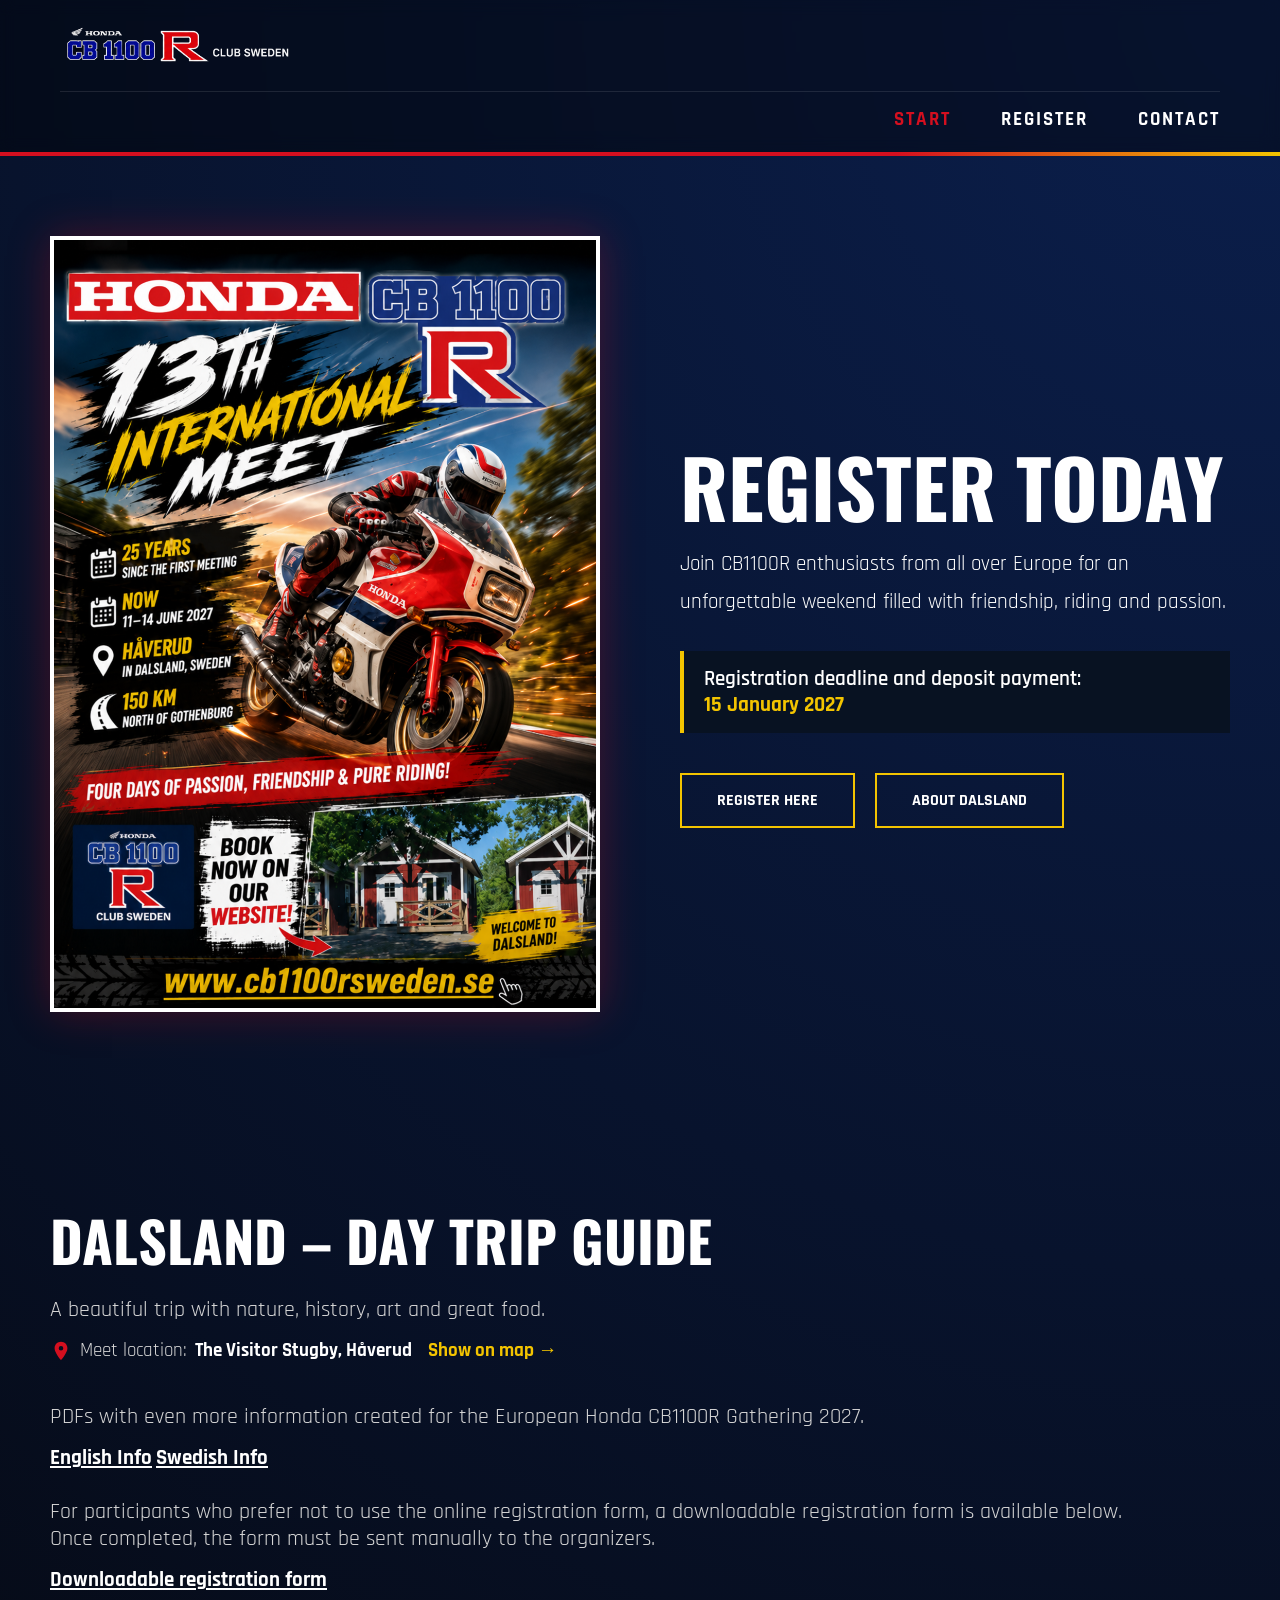
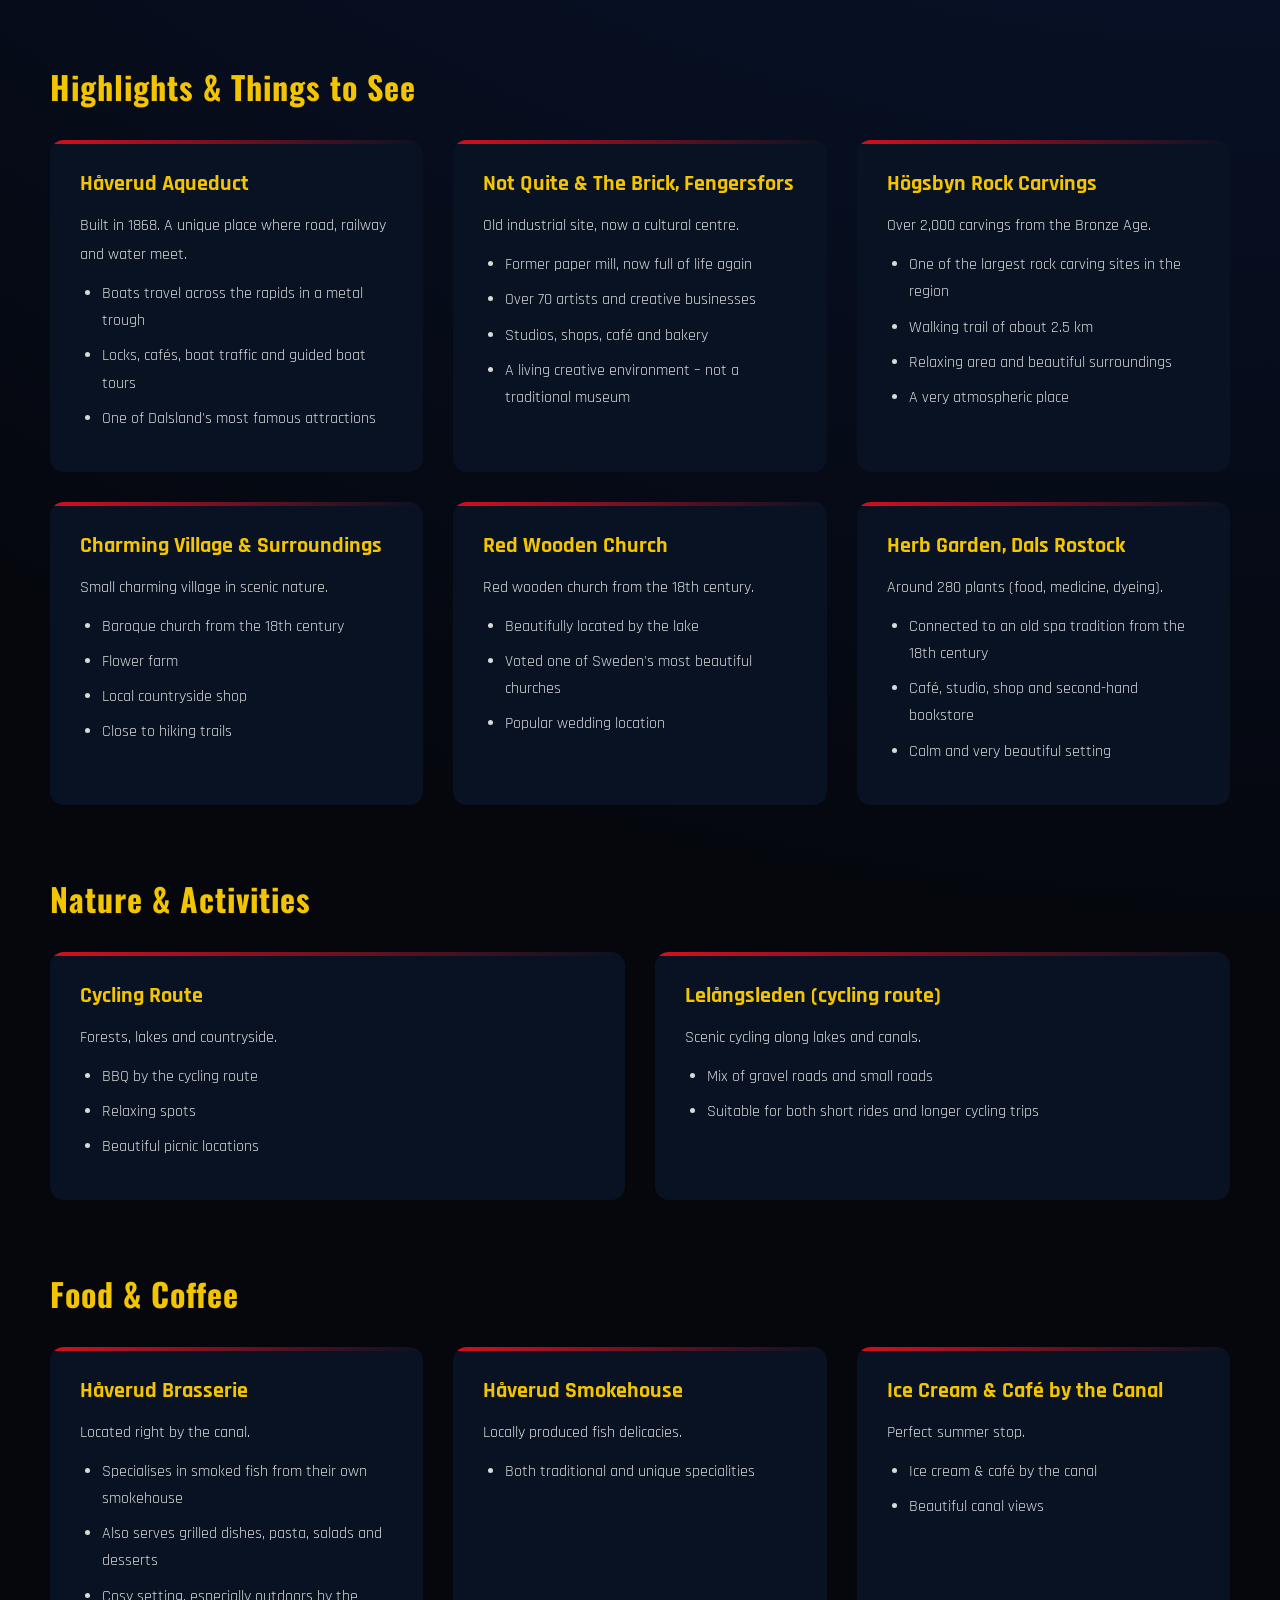
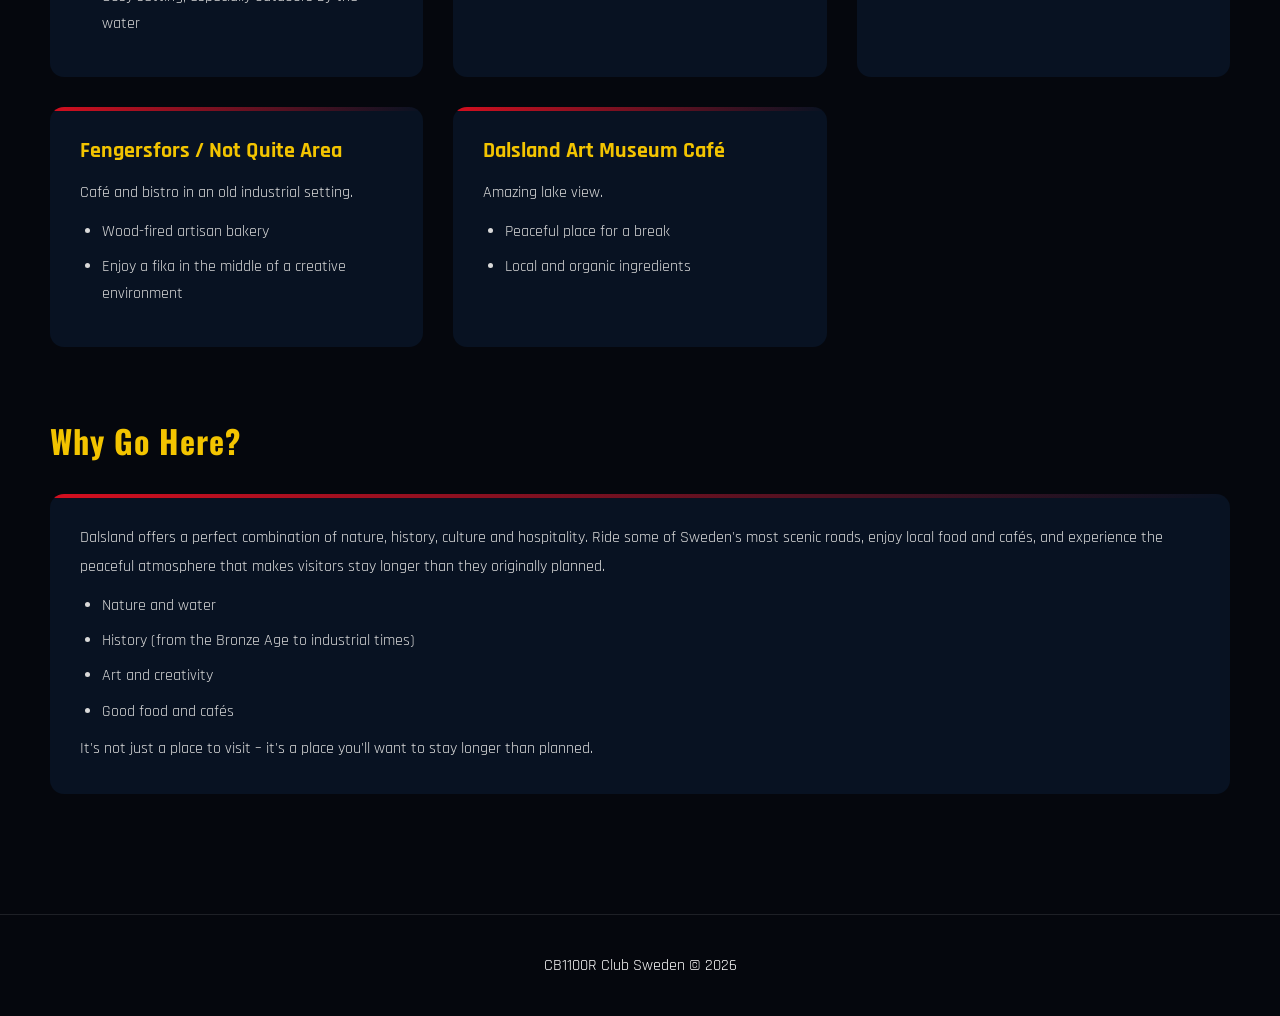
<file: index.html>
<!DOCTYPE html>
<html lang="en">
<head>
<meta charset="UTF-8">
<meta name="viewport" content="width=device-width, initial-scale=1.0">
<title>CB1100R Club Sweden</title>

<link rel="stylesheet" href="style.css">

<link href="https://fonts.googleapis.com/css2?family=Oswald:wght@300;400;600;700&family=Rajdhani:wght@400;500;600;700&display=swap" rel="stylesheet">
</head>

<body>

<header>

    <div class="logo">
        <a href="index.html"><img src="backgroundless-loggo.png" alt="CB1100R Club Sweden"></a>
    </div>

    <nav>
        <a class="active" href="index.html">START</a>
        <a href="register.html">REGISTER</a>
        <a href="contact.html">CONTACT</a>
    </nav>

</header>

<div class="header-line"></div>

<section class="hero">

    <div class="poster">

        <img src="internationalmeet2027.png"
             alt="International Meet 2027">

    </div>

    <div class="hero-content">

        <!--<span class="tag">CB1100R CLUB EUROPE</span>-->

        <h1>REGISTER TODAY</h1>

        <p>

            Join CB1100R enthusiasts from all over Europe
            for an unforgettable weekend filled with
            friendship, riding and passion.

        </p>

        <div class="deadline">
            Registration deadline and deposit payment: <strong>15 January 2027</strong>
        </div>

        <div class="btn-group">

            <a href="register.html" class="btn">
                REGISTER HERE
            </a>

            <a href="#dalsland" class="btn">
                ABOUT DALSLAND
            </a>

        </div>

    </div>

</section>

<section id="dalsland" class="info-section">

<h2>DALSLAND – DAY TRIP GUIDE</h2>

<p class="intro">A beautiful trip with nature, history, art and great food.</p>

<p class="location">
    <svg viewBox="0 0 24 24" aria-hidden="true"><path d="M12 2C8.1 2 5 5.1 5 9c0 5.2 7 13 7 13s7-7.8 7-13c0-3.9-3.1-7-7-7zm0 9.5a2.5 2.5 0 1 1 0-5 2.5 2.5 0 0 1 0 5z"/></svg>
    Meet location: <strong>The Visitor Stugby, Håverud</strong>
    <a href="https://maps.app.goo.gl/uVZUt12e9dFa43rK9" target="_blank" rel="noopener">Show on map →</a>
</p>

<p class="intro">
    PDFs with even more information created for the
    European Honda CB1100R Gathering 2027.
</p>

<p class="pdf-links">
    <a href="svensk-info-international-meet-2027.pdf" target="_blank" rel="noopener" style="color:white; font-weight:bold; font-size:1.3rem;">English Info</a>
    <a href="english-info-international-meet-2027.pdf" target="_blank" rel="noopener" style="color:white; font-weight:bold; font-size:1.3rem;">Swedish Info</a>
</p>
    
<p class="intro">
    <br> 
    For participants who prefer not to use the online registration form, a downloadable registration form is available below. 
    <br> 
    Once completed, the form must be sent manually to the organizers.
</p>
    
<p class="pdf-links">
    <a href="registration-form-20261111.pdf" target="_blank" rel="noopener" style="color:white; font-weight:bold; font-size:1.3rem;">Downloadable registration form</a>
</p>

<h3>Highlights &amp; Things to See</h3>

<div class="info-grid">

<div class="info-card">
    <h4>Håverud Aqueduct</h4>
    <p>Built in 1868. A unique place where road, railway and water meet.</p>
    <ul>
        <li>Boats travel across the rapids in a metal trough</li>
        <li>Locks, cafés, boat traffic and guided boat tours</li>
        <li>One of Dalsland's most famous attractions</li>
    </ul>
</div>

<div class="info-card">
    <h4>Not Quite &amp; The Brick, Fengersfors</h4>
    <p>Old industrial site, now a cultural centre.</p>
    <ul>
        <li>Former paper mill, now full of life again</li>
        <li>Over 70 artists and creative businesses</li>
        <li>Studios, shops, café and bakery</li>
        <li>A living creative environment – not a traditional museum</li>
    </ul>
</div>

<div class="info-card">
    <h4>Högsbyn Rock Carvings</h4>
    <p>Over 2,000 carvings from the Bronze Age.</p>
    <ul>
        <li>One of the largest rock carving sites in the region</li>
        <li>Walking trail of about 2.5 km</li>
        <li>Relaxing area and beautiful surroundings</li>
        <li>A very atmospheric place</li>
    </ul>
</div>

<div class="info-card">
    <h4>Charming Village &amp; Surroundings</h4>
    <p>Small charming village in scenic nature.</p>
    <ul>
        <li>Baroque church from the 18th century</li>
        <li>Flower farm</li>
        <li>Local countryside shop</li>
        <li>Close to hiking trails</li>
    </ul>
</div>

<div class="info-card">
    <h4>Red Wooden Church</h4>
    <p>Red wooden church from the 18th century.</p>
    <ul>
        <li>Beautifully located by the lake</li>
        <li>Voted one of Sweden's most beautiful churches</li>
        <li>Popular wedding location</li>
    </ul>
</div>

<div class="info-card">
    <h4>Herb Garden, Dals Rostock</h4>
    <p>Around 280 plants (food, medicine, dyeing).</p>
    <ul>
        <li>Connected to an old spa tradition from the 18th century</li>
        <li>Café, studio, shop and second-hand bookstore</li>
        <li>Calm and very beautiful setting</li>
    </ul>
</div>

</div>

<h3>Nature &amp; Activities</h3>

<div class="info-grid">

<div class="info-card">
    <h4>Cycling Route</h4>
    <p>Forests, lakes and countryside.</p>
    <ul>
        <li>BBQ by the cycling route</li>
        <li>Relaxing spots</li>
        <li>Beautiful picnic locations</li>
    </ul>
</div>

<div class="info-card">
    <h4>Lelångsleden (cycling route)</h4>
    <p>Scenic cycling along lakes and canals.</p>
    <ul>
        <li>Mix of gravel roads and small roads</li>
        <li>Suitable for both short rides and longer cycling trips</li>
    </ul>
</div>

</div>

<h3>Food &amp; Coffee</h3>

<div class="info-grid">

<div class="info-card">
    <h4>Håverud Brasserie</h4>
    <p>Located right by the canal.</p>
    <ul>
        <li>Specialises in smoked fish from their own smokehouse</li>
        <li>Also serves grilled dishes, pasta, salads and desserts</li>
        <li>Cosy setting, especially outdoors by the water</li>
    </ul>
</div>

<div class="info-card">
    <h4>Håverud Smokehouse</h4>
    <p>Locally produced fish delicacies.</p>
    <ul>
        <li>Both traditional and unique specialities</li>
    </ul>
</div>

<div class="info-card">
    <h4>Ice Cream &amp; Café by the Canal</h4>
    <p>Perfect summer stop.</p>
    <ul>
        <li>Ice cream &amp; café by the canal</li>
        <li>Beautiful canal views</li>
    </ul>
</div>

<div class="info-card">
    <h4>Fengersfors / Not Quite Area</h4>
    <p>Café and bistro in an old industrial setting.</p>
    <ul>
        <li>Wood-fired artisan bakery</li>
        <li>Enjoy a fika in the middle of a creative environment</li>
    </ul>
</div>

<div class="info-card">
    <h4>Dalsland Art Museum Café</h4>
    <p>Amazing lake view.</p>
    <ul>
        <li>Peaceful place for a break</li>
        <li>Local and organic ingredients</li>
    </ul>
</div>

</div>

<h3>Why Go Here?</h3>

<div class="info-card">
    <p>
        Dalsland offers a perfect combination of nature, history, culture and hospitality.
        Ride some of Sweden's most scenic roads, enjoy local food and cafés, and experience
        the peaceful atmosphere that makes visitors stay longer than they originally planned.
    </p>
    <ul>
        <li>Nature and water</li>
        <li>History (from the Bronze Age to industrial times)</li>
        <li>Art and creativity</li>
        <li>Good food and cafés</li>
    </ul>
    <p>It's not just a place to visit – it's a place you'll want to stay longer than planned.</p>
</div>

</section>
<!--
<section class="welcome">

    <h2>CB1100R CLUB SWEDEN</h2>

    <p>

        A community dedicated to preserving and riding
        one of Honda's most iconic motorcycles.

        We share adventures, technical knowledge,
        road trips and friendships all over Europe.

    </p>

</section>
-->
<footer>

    <p>CB1100R Club Sweden © <span class="year">2027</span></p>

</footer>

<script src="script.js"></script>

</body>
</html>
</file>
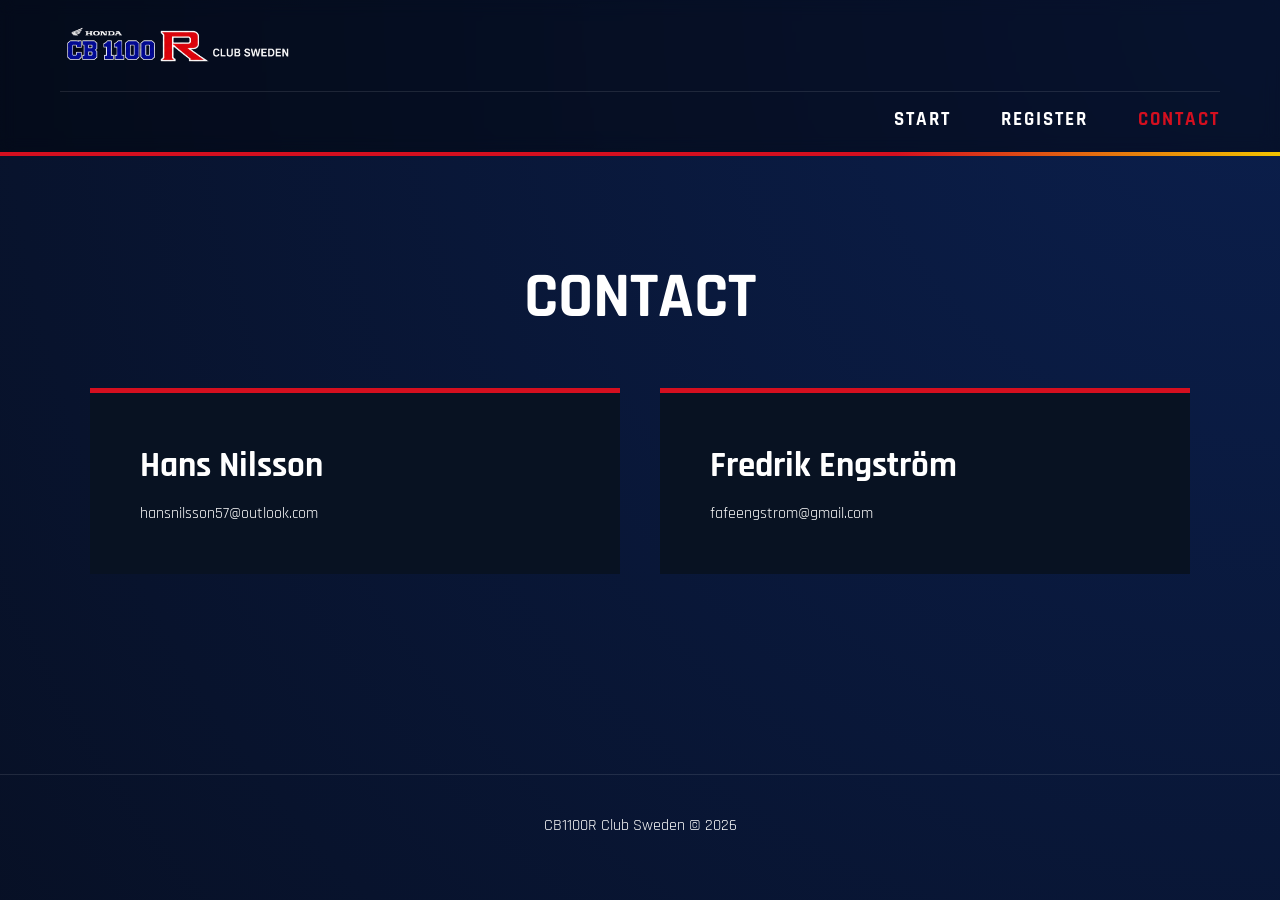
<file: contact.html>
<!DOCTYPE html>
<html lang="en">
<head>
<meta charset="UTF-8">
<meta name="viewport" content="width=device-width, initial-scale=1.0">
<title>Contact</title>
<link rel="stylesheet" href="style.css">

<link href="https://fonts.googleapis.com/css2?family=Oswald:wght@300;400;600;700&family=Rajdhani:wght@400;500;600;700&display=swap" rel="stylesheet">
</head>

<body>

<header>

<div class="logo">
<a href="index.html"><img src="backgroundless-loggo.png" alt="CB1100R Club Sweden"></a>
</div>

<nav>
<a href="index.html">START</a>
<a href="register.html">REGISTER</a>
<a class="active" href="contact.html">CONTACT</a>
</nav>

</header>

<div class="header-line"></div>

<section class="contact">

<h1>CONTACT</h1>

<div class="contact-grid">

<div class="contact-card">

<p>Hans Nilsson</p>

<a href="mailto:hansnilsson57@outlook.com">
hansnilsson57@outlook.com
</a>

</div>

<div class="contact-card">

<p>Fredrik Engström</p>

<a href="mailto:fafeengstrom@gmail.com">
fafeengstrom@gmail.com
</a>

</div>

</div>

</section>

<footer>

<p>CB1100R Club Sweden © <span class="year">2027</span></p>

</footer>

<script src="script.js"></script>

</body>
</html>
</file>
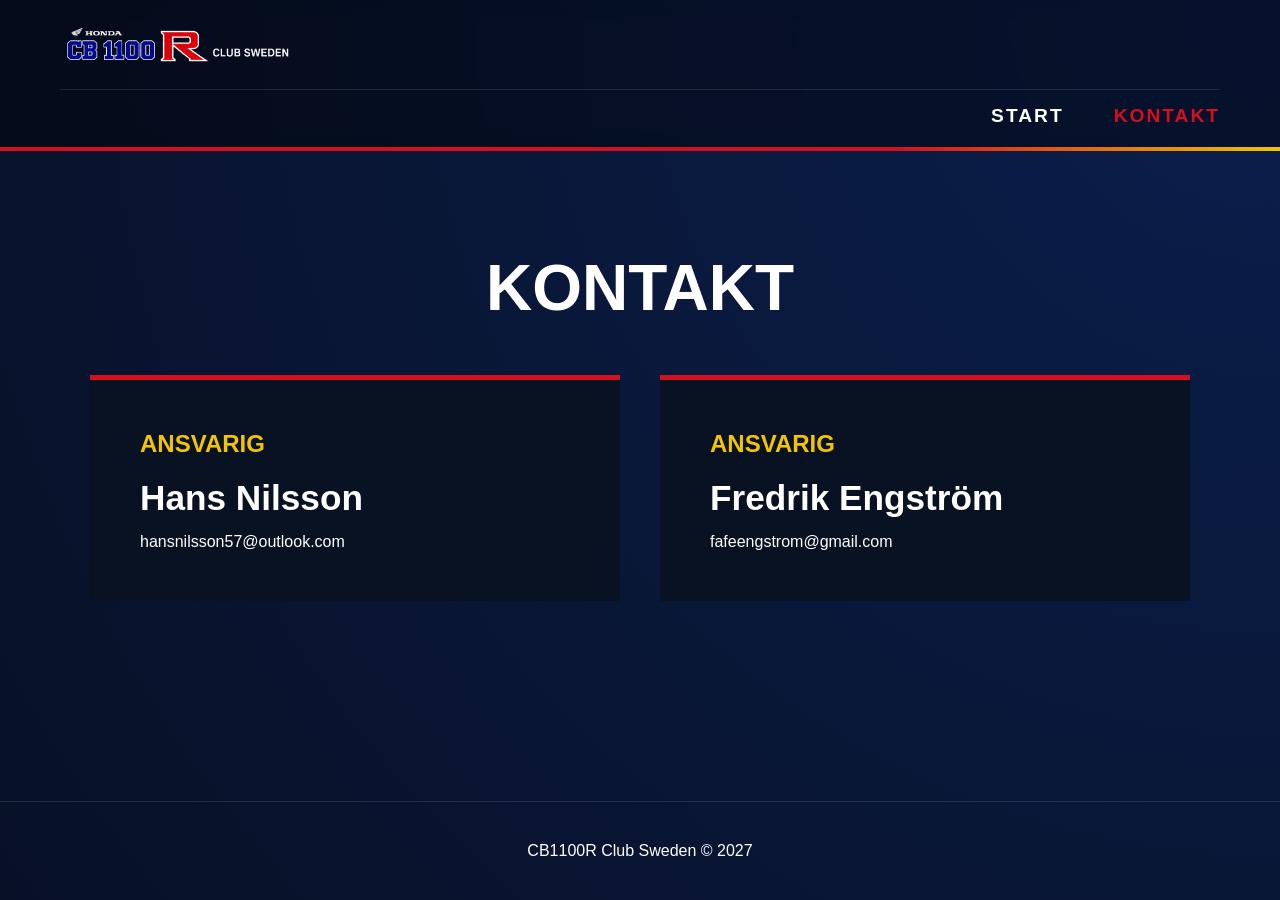
<file: kontakt.html>
<!DOCTYPE html>
<html lang="en">
<head>
<meta charset="UTF-8">
<meta name="viewport" content="width=device-width, initial-scale=1.0">
<title>Kontakt</title>
<link rel="stylesheet" href="style.css">
</head>

<body>

<header>

<div class="logo">
<img src="backgroundless-loggo.png">
</div>

<nav>
<a href="index.html">START</a>
<a class="active" href="kontakt.html">KONTAKT</a>
</nav>

</header>

<div class="header-line"></div>

<section class="contact">

<h1>KONTAKT</h1>

<div class="contact-grid">

<div class="contact-card">

<h2>ANSVARIG</h2>

<p>Hans Nilsson</p>

<a href="mailto:hansnilsson57@outlook.com">
hansnilsson57@outlook.com
</a>

</div>

<div class="contact-card">

<h2>ANSVARIG</h2>

<p>Fredrik Engström</p>

<a href="mailto:fafeengstrom@gmail.com">
fafeengstrom@gmail.com
</a>

</div>

</div>

</section>

<footer>
CB1100R Club Sweden © 2027
</footer>

</body>
</html>
</file>
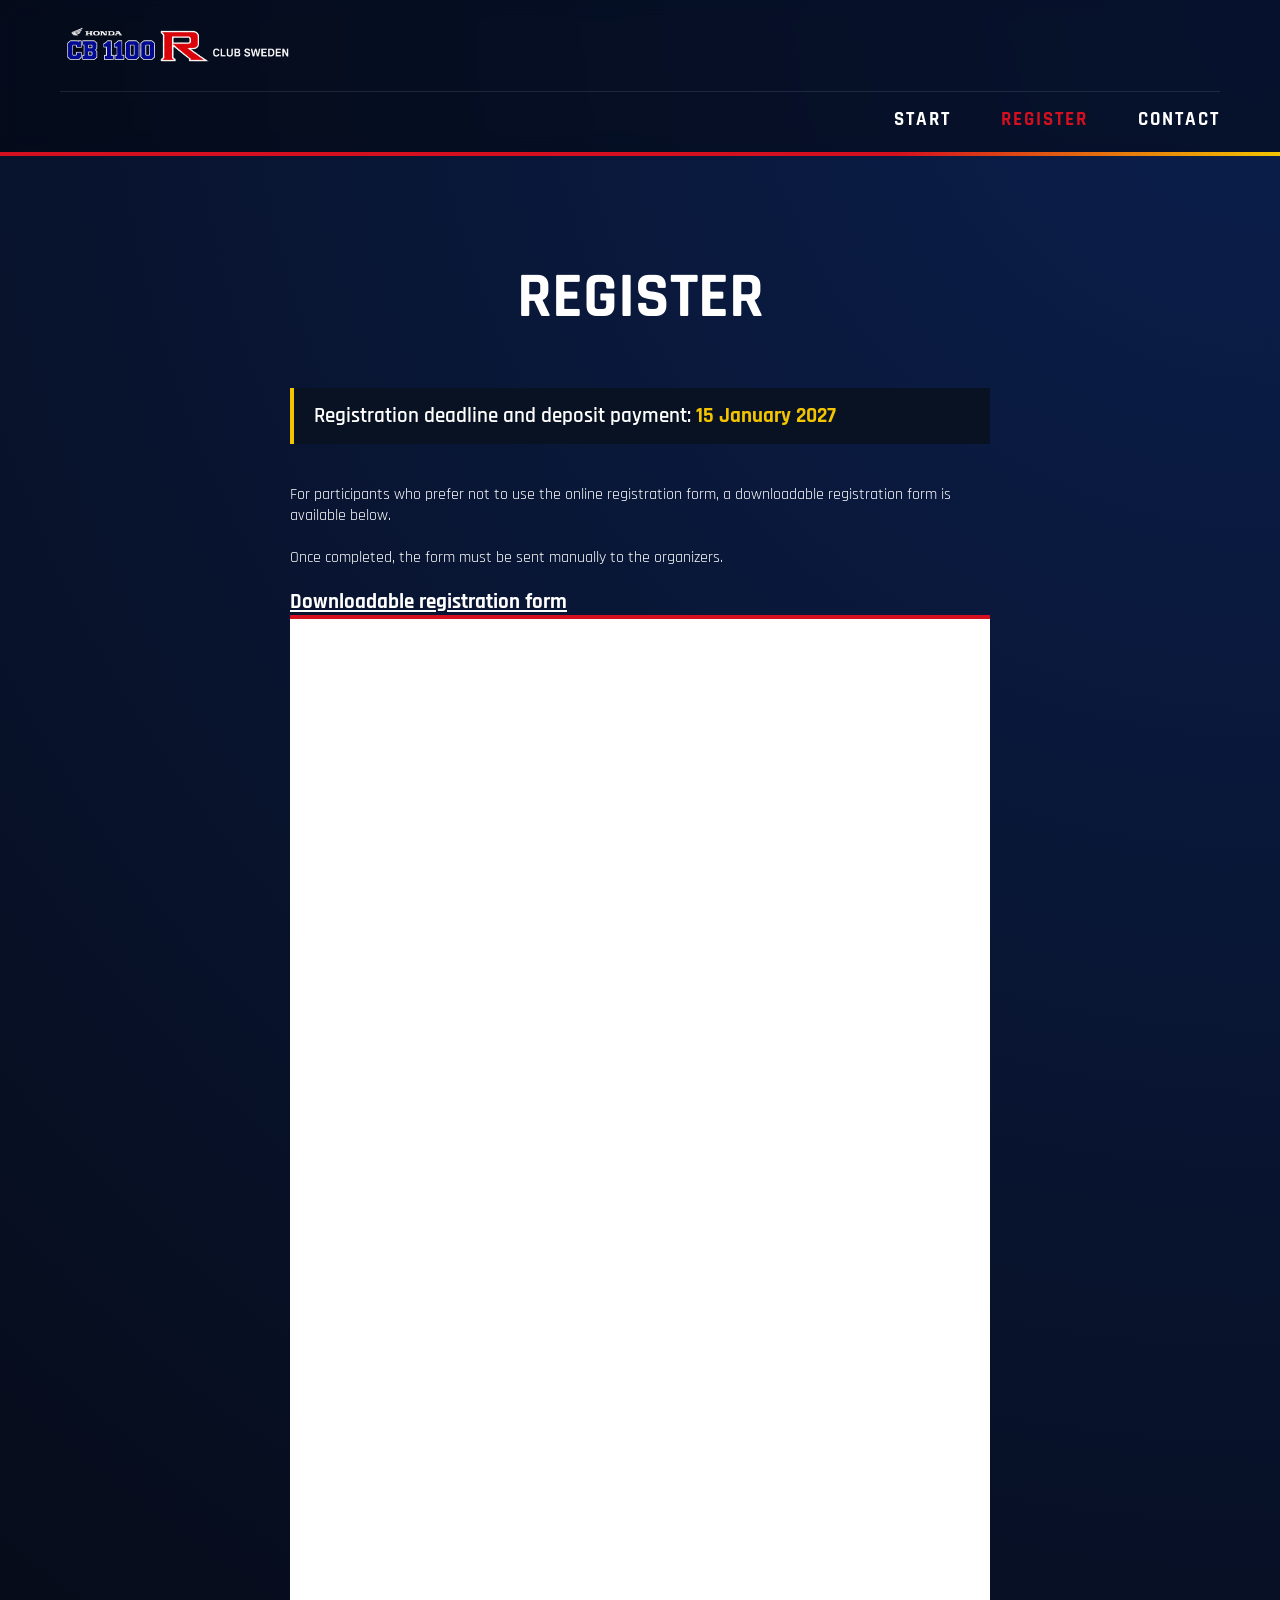
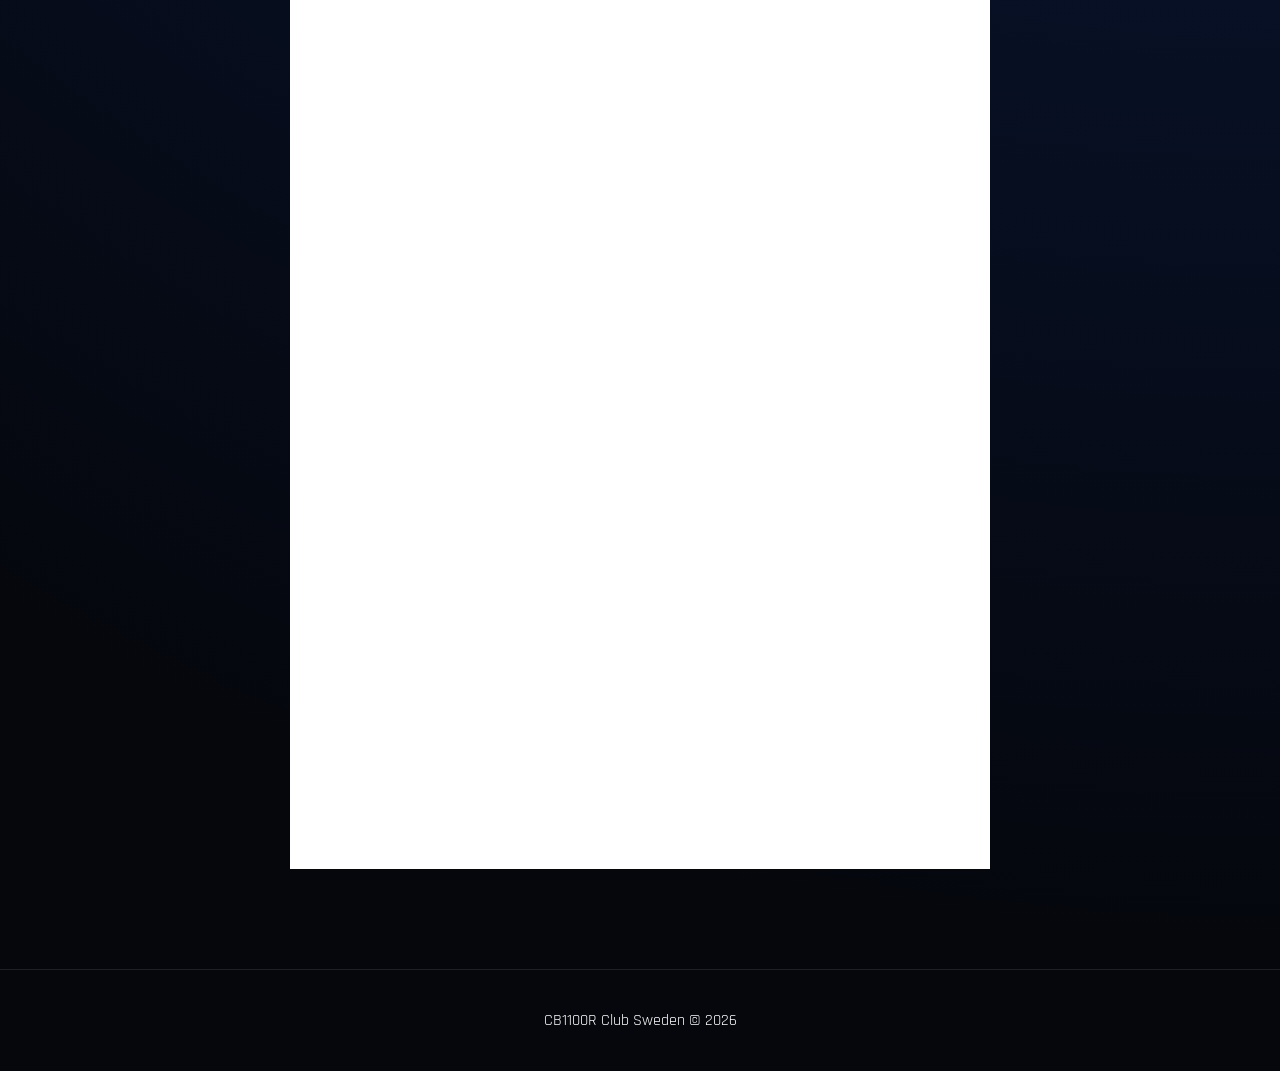
<file: register.html>
<!DOCTYPE html>
<html lang="en">
<head>
<meta charset="UTF-8">
<meta name="viewport" content="width=device-width, initial-scale=1.0">
<title>Register</title>
<link rel="stylesheet" href="style.css">

<link href="https://fonts.googleapis.com/css2?family=Oswald:wght@300;400;600;700&family=Rajdhani:wght@400;500;600;700&display=swap" rel="stylesheet">
</head>

<body>

<header>

<div class="logo">
<a href="index.html"><img src="backgroundless-loggo.png" alt="CB1100R Club Sweden"></a>
</div>

<nav>
<a href="index.html">START</a>
<a class="active" href="register.html">REGISTER</a>
<a href="contact.html">CONTACT</a>
</nav>

</header>

<div class="header-line"></div>

<section class="register-section">

<h1>REGISTER</h1>

<div class="deadline">
Registration deadline and deposit payment: <strong>15 January 2027</strong>
</div>

<div class="register-info-block">
<p class="intro">
    For participants who prefer not to use the online registration form, a downloadable registration form is available below. 
    <br> 
    <br>
    Once completed, the form must be sent manually to the organizers.
    <br>
    <br>
</p>
    
<p class="pdf-links">
    <a href="registration-form-20261111.pdf" target="_blank" rel="noopener" style="color:white; font-weight:bold; font-size:1.3rem;">Downloadable registration form</a>
<br>
</p>
</div>
<div class="form-frame">
  
<iframe
src="https://docs.google.com/forms/d/e/1FAIpQLScNiFVxrNIIvzbk2EKH9CTownD5GVDSgTKbUK_hCYyJx25Kkw/viewform?embedded=true">
title="CB1100R International Meet 2027 registration form"
loading="lazy">
Loading…
</iframe>

</div>

</section>

<footer>

<p>CB1100R Club Sweden © <span class="year">2027</span></p>

</footer>

<script src="script.js"></script>

</body>
</html>
</file>
<file: style.css>
:root{

--red:#d40f1f;
--blue:#021638;
--yellow:#f3c400;
--white:#ffffff;
--dark:#05070d;

}

*{
margin:0;
padding:0;
box-sizing:border-box;
}

html{
scroll-behavior:smooth;
}

body{

background:
radial-gradient(circle 2550px at top right,#0b1f4d 0%,#05070d 100%);

font-family:'Rajdhani',sans-serif;
color:white;
min-height:100vh;

}

header{

display:flex;
flex-direction:column;
align-items:stretch;
gap:15px;

padding:20px 60px;

background:rgba(0,0,0,.4);
backdrop-filter:blur(8px);

}

.logo img{

height:50px;

}

nav{

display:flex;
justify-content:flex-end;
gap:50px;

padding-top:15px;

border-top:1px solid rgba(255,255,255,.1);

}

nav a{

color:white;
text-decoration:none;
font-weight:700;
font-size:1.2rem;
letter-spacing:2px;
transition:.3s;

}

nav a:hover{

color:var(--yellow);

}

.active{

color:var(--red);

}

.header-line{

height:4px;

background:
linear-gradient(
90deg,
var(--red),
var(--red) 70%,
var(--yellow) 100%
);

}

.hero{

max-width:1400px;
margin:auto;

display:grid;
grid-template-columns:1fr 1fr;
gap:80px;

padding:80px 50px;

align-items:center;

}

.poster img{

width:100%;

border:4px solid white;

box-shadow:
0 0 40px rgba(212,15,31,.3);

}

.hero-content h1{

font-size:5rem;
font-family:'Oswald',sans-serif;

line-height:1;

margin:20px 0;

}

.hero-content h2{

color:var(--yellow);

font-size:2rem;

margin-bottom:30px;

}

.hero-content p{

font-size:1.3rem;

line-height:1.8;

max-width:600px;

}

.tag{

display:inline-block;

padding:8px 16px;

background:var(--red);

font-weight:700;

letter-spacing:2px;

}

.btn{

display:inline-block;

margin-top:40px;

padding:15px 35px;

border:2px solid var(--yellow);

color:white;

text-decoration:none;

font-weight:700;

transition:.3s;

}

.btn:hover{

background:var(--yellow);
color:black;

}

.deadline{

padding:15px 20px;

background:#081222;
border-left:4px solid var(--yellow);

color:white;

font-size:1.3rem;
font-weight:600;

}

.deadline strong{

color:var(--yellow);
font-weight:700;

white-space:nowrap;

}

.hero-content .deadline{

max-width:600px;
margin-top:30px;

}

.register-section .deadline{

max-width:700px;
margin:0 auto 40px;

}

.btn-group{

display:flex;
flex-wrap:wrap;
gap:20px;

}

.register-section{

max-width:1200px;
margin:auto;

padding:100px 50px 0;

}

.register-section h1{

font-size:4rem;
margin-bottom:50px;

text-align:center;

}

.form-frame{

max-width:700px;
margin:auto;

background:white;

border-top:4px solid var(--red);

}

.form-frame iframe{

display:block;

width:100%;
height:1850px;

border:0;

}

.welcome{

max-width:1200px;
margin:auto;

padding:80px 50px;

text-align:center;

}

.welcome h2{

font-size:3rem;

margin-bottom:20px;

font-family:'Oswald',sans-serif;

}

.welcome p{

max-width:800px;
margin:auto;

font-size:1.2rem;

line-height:1.8;

}

.page-title{

padding:80px 50px 30px;

text-align:center;

}

.page-title h1{

font-size:4rem;

font-family:'Oswald',sans-serif;

}

.trip-section{

max-width:1400px;
margin:auto;

padding:50px;

}

.trip-section h2{

margin-bottom:30px;
font-size:2rem;

color:var(--yellow);

}

.trip-grid{

display:grid;
grid-template-columns:repeat(auto-fit,minmax(350px,1fr));
gap:30px;

margin-bottom:80px;

}

.trip-card{

background:#081222;

overflow:hidden;

border-top:4px solid var(--red);

transition:.3s;

}

.trip-card:hover{

transform:translateY(-8px);

}

.trip-card img{

width:100%;
height:260px;
object-fit:cover;

}

.trip-info{

padding:25px;

}

.contact{

max-width:1200px;
margin:auto;

padding:100px 50px;

}

.contact h1{

font-size:4rem;
margin-bottom:50px;

text-align:center;

}

.contact-grid{

display:grid;
grid-template-columns:repeat(auto-fit,minmax(300px,1fr));

gap:40px;

}

.contact-card{

background:#081222;

padding:50px;

border-top:5px solid var(--red);

}

.contact-card h2{

color:var(--yellow);

margin-bottom:20px;

}

.contact-card p{

font-size:2.2rem;
font-weight:700;

margin-bottom:15px;

}

.contact-card a{

color:white;
text-decoration:none;

}

footer{

text-align:center;

padding:40px;

border-top:1px solid rgba(255,255,255,.1);

margin-top:100px;

}

.info-section{

max-width:1400px;
margin:auto;

padding:100px 50px 20px;

}

.info-section h2{

font-size:3.5rem;
font-family:'Oswald',sans-serif;

margin-bottom:15px;

}

.info-section .intro{

font-size:1.35rem;
color:#d5d5d5;

margin-bottom:15px;

}

.location{

display:flex;
flex-wrap:wrap;
align-items:center;
gap:8px;

font-size:1.2rem;
color:#d5d5d5;

margin-bottom:40px;

}

.location svg{

width:22px;
height:22px;

fill:var(--red);

}

.location strong{

color:white;

}

.location a{

margin-left:8px;

color:var(--yellow);
font-weight:700;
text-decoration:none;

}

.location a:hover{

text-decoration:underline;

}

.info-section h3{

margin-top:70px;
margin-bottom:30px;

color:var(--yellow);

font-size:2rem;
font-family:'Oswald',sans-serif;
letter-spacing:1px;

}

.info-grid{

display:grid;
grid-template-columns:repeat(auto-fit,minmax(320px,1fr));
gap:30px;

}

.info-card{

background:
linear-gradient(90deg,var(--red),rgba(212,15,31,0)) top left / 100% 4px no-repeat,
#081222;

border-radius:14px;

padding:30px;

transition:.3s;

}

.info-card:hover{

transform:translateY(-6px);
box-shadow:0 15px 40px rgba(0,0,0,.35);

}

.info-card h4{

color:var(--yellow);

margin-bottom:15px;

font-size:1.35rem;

}

.info-card p{

line-height:1.8;
color:#dddddd;

}

.info-card ul{

padding-left:22px;
margin:10px 0;

}

.info-card li{

margin-bottom:8px;

line-height:1.7;
color:#d9d9d9;

}

@media(max-width:900px){

.hero{

grid-template-columns:1fr;

}

header{

padding:20px 30px;

}

nav{

justify-content:center;

gap:25px;

}

.hero-content h1{

font-size:3rem;

}

.register-section{

padding:80px 30px 0;

}

.register-section h1{

font-size:3rem;

}

.form-frame iframe{

height:2150px;

}

.info-section{

padding:80px 30px 20px;

}

.info-section h2{

font-size:2.5rem;

}

.info-section h3{

font-size:1.6rem;

}

.info-grid{

grid-template-columns:1fr;

}

    .pdf-links {


display:flex;
flex-wrap:wrap;
align-items:center;
gap:8px;

font-size:1.2rem;
color:#d5d5d5;

margin-bottom:40px;

}

  .pdf-links a{

margin-left:8px;

color:var(--yellow);
font-weight:700;
text-decoration:none;

}

.pdf-links a:hover{

text-decoration:underline;

}





}


    .register-info-block{
 width: 100%;
    max-width: 700px;
    margin: 0 auto;
    text-align: left;

}
</file>
